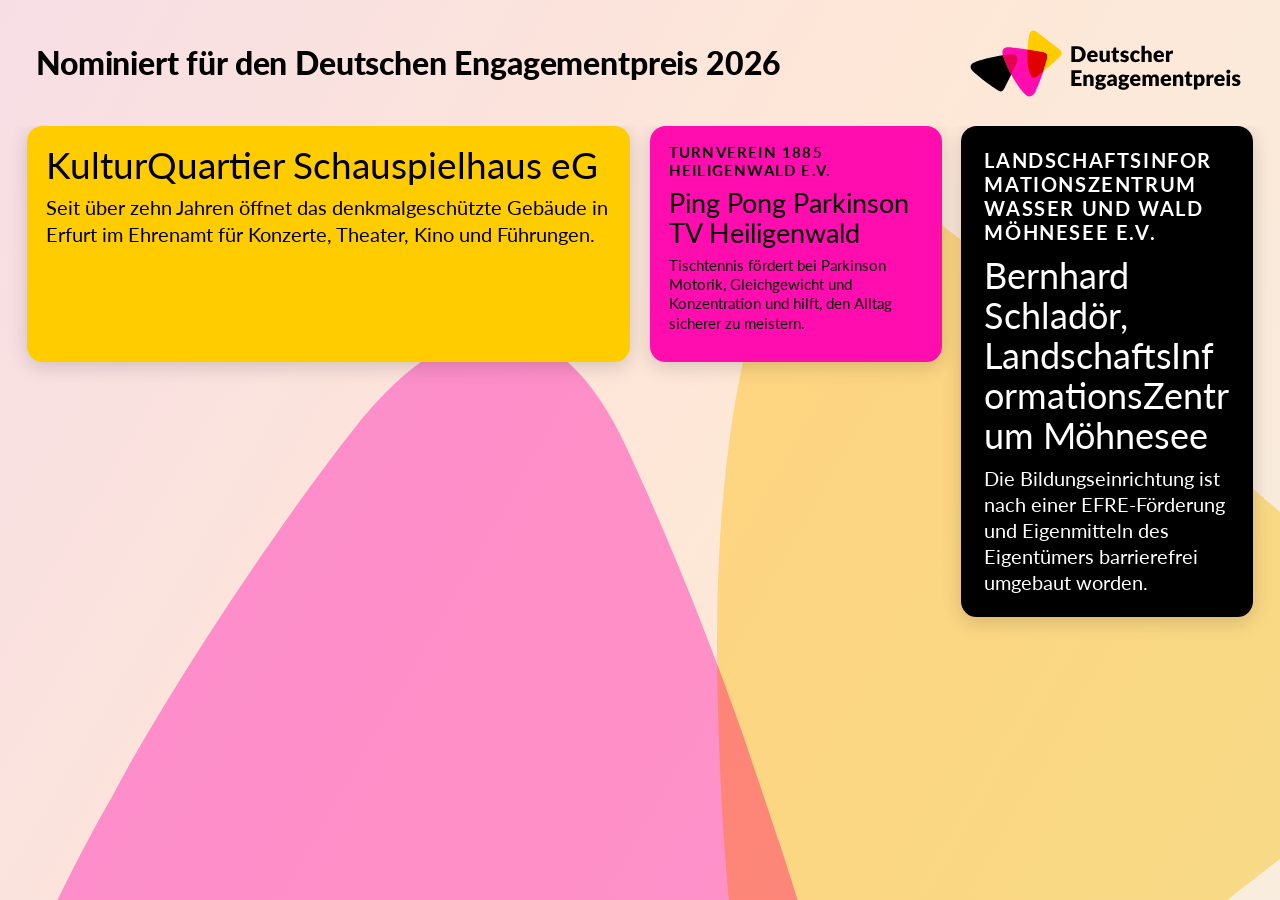
<file: index.html>
<!doctype html>
<html lang="de">
<head>
<meta charset="utf-8">
<meta name="viewport" content="width=device-width, initial-scale=1">
<title>Engagement-Wall</title>
<meta name="robots" content="noindex, nofollow">
<link rel="stylesheet" href="style.css">
</head>
<body>

<!-- Dreiecksformen (Pfade aus assets/dreieck-*.svg), Farbe per CSS (currentColor) -->
<svg width="0" height="0" style="position:absolute" aria-hidden="true">
  <defs>
    <symbol id="t-gelb" viewBox="0 0 147.32 202.67"><path fill="currentColor" d="M125.07,75.39C117.07,68.76 69.65,27.47 67.83,25.94C59.65,19.07 52.15,12.76 46.19,8.46C42.00,5.42 36.13,0.81 31.18,0.20C27.61,-0.25 24.68,0.03 22.16,1.40C19.52,2.91 16.43,6.01 14.41,9.90C3.40,31.15 -0.25,65.53 0.01,97.56C0.07,104.35 0.28,112.36 0.66,120.79C1.11,131.02 1.85,141.86 2.91,151.91C4.44,166.50 5.85,177.18 8.88,186.64C14.81,205.13 23.45,208.51 46.14,192.09C59.05,182.76 121.06,134.84 131.80,125.96C155.42,106.43 151.19,97.08 125.07,75.39Z"/></symbol>
    <symbol id="t-pink" viewBox="0 0 194.20 212.26"><path fill="currentColor" d="M166.91,193.38C158.42,194.96 134.91,198.58 109.34,202.24C105.51,202.78 45.82,210.88 32.62,212.01C6.60,214.23 -5.43,201.39 2.33,177.82C8.87,157.96 23.20,121.90 38.80,95.05C38.80,95.04 38.80,95.04 38.80,95.04C47.37,78.35 69.75,43.32 88.01,20.07C112.17,-10.67 131.79,-3.29 144.14,23.27C150.61,37.19 158.91,56.36 168.18,82.57C168.58,83.73 174.20,100.18 176.51,107.38C184.90,133.54 191.97,158.63 191.97,158.63C197.42,182.20 194.28,188.30 166.91,193.38Z"/></symbol>
    <symbol id="t-schwarz" viewBox="0 0 203.22 160.12"><path fill="currentColor" d="M167.93,159.83C159.16,159.10 149.39,157.88 139.12,156.32C100.13,150.39 53.84,139.44 27.23,130.28C-8.73,117.91 -5.77,100.26 16.97,80.89C66.98,38.30 104.90,13.45 116.04,5.97C126.71,-1.20 136.13,-5.35 146.12,14.14C154.68,30.85 163.54,48.58 175.59,73.54C175.59,73.54 175.59,73.54 175.59,73.55C184.21,91.43 193.12,110.22 200.47,126.24C206.30,138.96 205.95,163.04 167.93,159.83Z"/></symbol>
  </defs>
</svg>

<!-- Gestaltungselement: zwei grosse Dreiecke (Pink, Gelb), angeschnitten, sehr langsame Drift -->
<div class="hintergrund" aria-hidden="true">
  <div class="bg f-pink c-pink" style="left:-6vw;bottom:-52vh;width:74vw;--dx:2.5vmax;--dy:-2.5vmax;--r0:4deg;--r1:-4deg;--dur:130s"><svg><use href="#t-pink"/></svg></div>
  <div class="bg f-gelb c-gelb" style="right:-12vw;bottom:-30vh;width:56vw;--dx:-2.5vmax;--dy:2.5vmax;--r0:-5deg;--r1:5deg;--dur:95s"><svg><use href="#t-gelb"/></svg></div>
</div>

<!-- Kopfzeile: Text links (frei aenderbar oder loeschbar), Logo rechts in Originalform -->
<header class="kopf">
  <div class="zeile">Nominiert für den Deutschen Engagementpreis 2026</div>
  <img class="logo" src="assets/dep-logo.svg" alt="Deutscher Engagementpreis">
</header>

<!-- Buehne: Plaetze werden von app.js angelegt -->
<main id="buehne"></main>

<script src="data/projekte.js"></script>
<script src="app.js"></script>
</body>
</html>
</file>
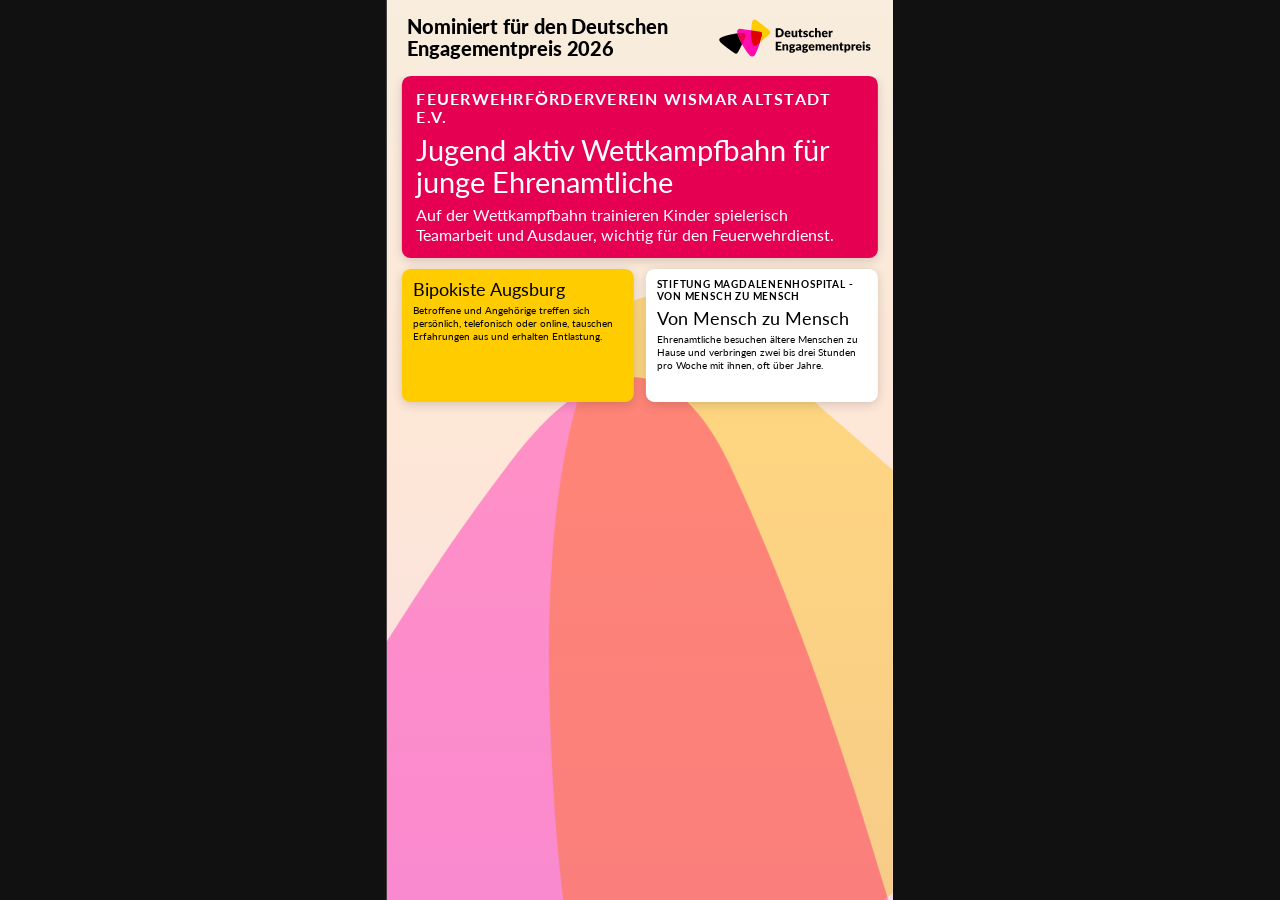
<file: hochkant.html>
<!doctype html>
<html lang="de">
<head>
<meta charset="utf-8">
<meta name="viewport" content="width=device-width, initial-scale=1">
<title>Engagement-Wall hochkant</title>
<meta name="robots" content="noindex, nofollow">
<link rel="stylesheet" href="hochkant.css">
</head>
<body>

<!-- Dreiecksformen (Pfade aus assets/dreieck-*.svg), Farbe per CSS (currentColor) -->
<svg width="0" height="0" style="position:absolute" aria-hidden="true">
  <defs>
    <symbol id="t-gelb" viewBox="0 0 147.32 202.67"><path fill="currentColor" d="M125.07,75.39C117.07,68.76 69.65,27.47 67.83,25.94C59.65,19.07 52.15,12.76 46.19,8.46C42.00,5.42 36.13,0.81 31.18,0.20C27.61,-0.25 24.68,0.03 22.16,1.40C19.52,2.91 16.43,6.01 14.41,9.90C3.40,31.15 -0.25,65.53 0.01,97.56C0.07,104.35 0.28,112.36 0.66,120.79C1.11,131.02 1.85,141.86 2.91,151.91C4.44,166.50 5.85,177.18 8.88,186.64C14.81,205.13 23.45,208.51 46.14,192.09C59.05,182.76 121.06,134.84 131.80,125.96C155.42,106.43 151.19,97.08 125.07,75.39Z"/></symbol>
    <symbol id="t-pink" viewBox="0 0 194.20 212.26"><path fill="currentColor" d="M166.91,193.38C158.42,194.96 134.91,198.58 109.34,202.24C105.51,202.78 45.82,210.88 32.62,212.01C6.60,214.23 -5.43,201.39 2.33,177.82C8.87,157.96 23.20,121.90 38.80,95.05C38.80,95.04 38.80,95.04 38.80,95.04C47.37,78.35 69.75,43.32 88.01,20.07C112.17,-10.67 131.79,-3.29 144.14,23.27C150.61,37.19 158.91,56.36 168.18,82.57C168.58,83.73 174.20,100.18 176.51,107.38C184.90,133.54 191.97,158.63 191.97,158.63C197.42,182.20 194.28,188.30 166.91,193.38Z"/></symbol>
  </defs>
</svg>

<!-- Die Wand: immer 9:16 (Zielformat 1080 x 1920), mittig im Fenster -->
<div id="wand">

  <!-- Gestaltungselement: zwei grosse Dreiecke (Pink, Gelb), angeschnitten, sehr langsame Drift -->
  <div class="hintergrund" aria-hidden="true">
    <div class="bg f-pink c-pink" style="left:-40%;bottom:-31%;width:145%;--dx:4%;--dy:-2%;--r0:4deg;--r1:-4deg;--dur:130s"><svg><use href="#t-pink"/></svg></div>
    <div class="bg f-gelb c-gelb" style="right:-42%;bottom:-18%;width:110%;--dx:-4%;--dy:2%;--r0:-5deg;--r1:5deg;--dur:95s"><svg><use href="#t-gelb"/></svg></div>
  </div>

  <!-- Kopfzeile: Text links (frei aenderbar oder loeschbar), Logo rechts in Originalform -->
  <header class="kopf">
    <div class="zeile">Nominiert für den Deutschen Engagementpreis 2026</div>
    <img class="logo" src="assets/dep-logo.svg" alt="Deutscher Engagementpreis">
  </header>

  <!-- Buehne: Plaetze werden von hochkant.js angelegt -->
  <main id="buehne"></main>

</div>

<script src="data/projekte.js"></script>
<script src="hochkant.js"></script>
</body>
</html>
</file>
<file: style.css>
/* Engagement-Wall – Stil nach DEP-Styleguide (Stand 10.2024).
   Weisser Grund, Lato, Farben laut Styleguide S. 7. Animiert werden nur transform und opacity. */
@font-face { font-family: "Lato"; font-weight: 400; font-display: block; src: url("assets/fonts/Lato-Regular.ttf") format("truetype"); }
@font-face { font-family: "Lato"; font-weight: 700; font-display: block; src: url("assets/fonts/Lato-Bold.ttf") format("truetype"); }
@font-face { font-family: "Lato"; font-weight: 900; font-display: block; src: url("assets/fonts/Lato-Black.ttf") format("truetype"); }

:root {
  --gelb: #ffcc00;
  --magenta: #e50051;
  --pink: #ff0dae;
  --rot: #e00000;
  --schwarz: #000000;
  --weiss: #ffffff;
  /* Hintergrundverlauf aus den drei hellen Toenen (Vorgabe Robin 2026-11-16) */
  --verlauf: linear-gradient(120deg, #f7dee5 0%, #fee7d7 52%, #f8edde 100%);
  --schrift: "Lato", "Segoe UI", Arial, sans-serif;
  --kopf: 14vh;       /* Hoehe der Kopfzeile mit Logo */
  --abstand: 3vmin;   /* Aussenabstand der Buehne */
  --luecke: 2.2vmin;  /* Luecke zwischen Plaetzen */
}

html, body {
  margin: 0; padding: 0; width: 100vw; height: 100vh;
  overflow: hidden; cursor: none;
  background: #fee7d7;
  color: var(--schwarz);
  font-family: var(--schrift);
}
* { cursor: none; box-sizing: border-box; }

/* ---------- Gestaltungselement: grosse Dreiecke, angeschnitten (Styleguide S. 9, Einsatz B) ---------- */
.hintergrund { position: fixed; inset: 0; overflow: hidden; z-index: 0; background: var(--verlauf); }
.bg {
  position: absolute;
  animation: drift var(--dur) ease-in-out infinite alternate;
  will-change: transform;
  opacity: .4;   /* 60 % transparent */
}
.bg svg { width: 100%; height: 100%; display: block; }
.f-gelb { aspect-ratio: 147.32 / 202.67; }
.f-pink { aspect-ratio: 194.2 / 212.26; }
.f-schwarz { aspect-ratio: 203.22 / 160.12; }
.c-gelb { color: var(--gelb); mix-blend-mode: multiply; }  /* Gelb ueber Pink ergibt Rot wie im Logo */
.c-pink { color: var(--pink); }
.c-schwarz { color: var(--schwarz); }
@keyframes drift {
  from { transform: translate(0, 0) rotate(var(--r0)); }
  to   { transform: translate(var(--dx), var(--dy)) rotate(var(--r1)); }
}

/* ---------- Kopfzeile: Logo mit Schutzraum auf ruhigem weissem Grund ---------- */
.kopf {
  position: fixed; left: 0; right: 0; top: 0; height: var(--kopf); z-index: 2;
  display: flex; align-items: center; justify-content: space-between;
  padding: 0 calc(var(--abstand) + 1vmin);
  /* deckt die Dreiecke ab, zeigt aber denselben Verlauf (fest zum Fenster, daher nahtlos) */
  background: var(--verlauf) fixed;
  background-size: 100vw 100vh;
}
.kopf .zeile { font-weight: 900; font-size: 3.6vh; line-height: 1.1; letter-spacing: -.005em; }
/* Die Logodatei enthaelt den Schutzraum bereits (Rand = Hoehe der Wortmarke); die Marke selbst ist ca. 43 % der Bildhoehe.
   Negativer Rand, damit dieser eingebaute Leerraum buendig mit dem Buehnenrand abschliesst. */
.kopf .logo { height: 17vh; width: auto; display: block; margin: 0 -4.4vh 0 0; }

/* ---------- Buehne und Raster ---------- */
#buehne {
  position: fixed; inset: var(--kopf) 0 0 0; z-index: 1;
  display: grid;
  padding: 0 var(--abstand) var(--abstand);
  gap: var(--luecke);
  overflow: hidden;
}
.platz {
  position: relative;
  min-width: 0; min-height: 0;
  container-type: size;   /* Size-Container: Masse der Kachel fuer cqmin/cqmax */
}

/* ---------- Kachel ---------- */
.kachel {
  position: absolute; inset: 0;
  border-radius: 1.75vmin;
  overflow: hidden;
  opacity: 0;
  transform: translateY(1.2vmin) scale(.97);
  box-shadow: 0 .5vmin 2.2vmin rgba(0, 0, 0, .16);
  --skala: 1;
}
.kachel.steht { opacity: 1; transform: none; }
.kachel.rein  { animation: rein 1400ms cubic-bezier(.22, .7, .25, 1) forwards; }
.kachel.raus  {
  opacity: 0;
  transform: translateY(-1.2vmin) scale(.97);
  transition: transform 1100ms ease-in-out, opacity 1100ms ease-in-out;
}
@keyframes rein {
  from { opacity: 0; transform: translateY(1.2vmin) scale(.97); }
  to   { opacity: 1; transform: none; }
}

.kachel.weiss   { background: var(--weiss);   color: var(--schwarz); }
.kachel.gelb    { background: var(--gelb);    color: var(--schwarz); }
.kachel.pink    { background: var(--pink);    color: var(--schwarz); }
.kachel.magenta { background: var(--magenta); color: var(--weiss); }
.kachel.schwarz { background: var(--schwarz); color: var(--weiss); }

.inhalt {
  position: absolute; inset: 0;
  padding: 7.5cqmin 8cqmin;
  display: flex; flex-direction: column; justify-content: flex-start;
  gap: calc(var(--skala) * 2.2cqmin);
  overflow: hidden;
  hyphens: auto; -webkit-hyphens: auto;
  overflow-wrap: anywhere;
}
.org {
  font-size: calc(var(--skala) * (2.9cqmin + .75cqmax));
  font-weight: 700; text-transform: uppercase; letter-spacing: .08em;
  line-height: 1.2;
}
.org:empty { display: none; }
.titel {
  font-size: calc(var(--skala) * (5.2cqmin + 1.4cqmax));
  font-weight: 400; line-height: 1.1;
}
.satz {
  font-size: calc(var(--skala) * (2.9cqmin + .75cqmax));  /* gleiche Groesse wie .org */
  font-weight: 400; line-height: 1.3;
}

/* Icon-Kachel: animierte Strichzeichnung statt Text */
.bild { display: none; }
.kachel.icon .inhalt { display: none; }
.kachel.icon .bild {
  display: block; position: absolute;
  left: 50%; top: 50%; transform: translate(-50%, -50%);
  width: 90cqmin; height: 90cqmin; object-fit: contain;
}

.meldung {
  position: fixed; inset: 0; z-index: 3;
  display: flex; align-items: center; justify-content: center;
  font-size: 3vmin; text-align: center; padding: 8vmin;
}
</file>
<file: hochkant.css>
/* Engagement-Wall, Variante HOCHKANT (9:16) – Stil nach DEP-Styleguide (Stand 10.2024).
   Abgeleitet von style.css. Alle Wandmasse in var(--e) = 1 % der Wandbreite (setzt hochkant.js),
   damit die Wand bei jeder Fenstergroesse gleich aussieht. Animiert werden nur transform und opacity. */
@font-face { font-family: "Lato"; font-weight: 400; font-display: block; src: url("assets/fonts/Lato-Regular.ttf") format("truetype"); }
@font-face { font-family: "Lato"; font-weight: 700; font-display: block; src: url("assets/fonts/Lato-Bold.ttf") format("truetype"); }
@font-face { font-family: "Lato"; font-weight: 900; font-display: block; src: url("assets/fonts/Lato-Black.ttf") format("truetype"); }

:root {
  --gelb: #ffcc00;
  --magenta: #e50051;
  --pink: #ff0dae;
  --rot: #e00000;
  --schwarz: #000000;
  --weiss: #ffffff;
  --creme: #f8edde;     /* Hintergrundverlauf (Vorgabe Robin, 16.11.2026) */
  --pfirsich: #fee7d7;
  --rosa: #f7dee5;
  --schrift: "Lato", "Segoe UI", Arial, sans-serif;
  --e: 10.8px;                        /* 1 % der Wandbreite; wird von hochkant.js gesetzt */
  --kopf: calc(var(--e) * 15);        /* Hoehe der Kopfzeile mit Logo */
  --abstand: calc(var(--e) * 3);      /* Aussenabstand der Buehne */
  --luecke: calc(var(--e) * 2.2);     /* Luecke zwischen Plaetzen */
}

html, body {
  margin: 0; padding: 0; width: 100vw; height: 100vh;
  overflow: hidden; cursor: none;
  background: #111;                   /* nur sichtbar, wenn das Fenster nicht 9:16 ist */
  color: var(--schwarz);
  font-family: var(--schrift);
}
* { cursor: none; box-sizing: border-box; }

/* ---------- Die Wand: immer 9:16, mittig eingepasst ---------- */
#wand {
  position: absolute; left: 50%; top: 50%;
  width: min(100vw, 100vh * 9 / 16);
  height: min(100vh, 100vw * 16 / 9);
  transform: translate(-50%, -50%);
  overflow: hidden;
  background: var(--weiss);
}

/* ---------- Gestaltungselement: grosse Dreiecke, angeschnitten (Styleguide S. 9, Einsatz B) ---------- */
/* Grund: Verlauf aus den drei Pastelltoenen (oben Creme, Mitte Pfirsich, unten Rosa) statt Weiss */
.hintergrund {
  position: absolute; inset: 0; overflow: hidden; z-index: 0;
  background: linear-gradient(180deg, var(--creme) 0%, var(--pfirsich) 50%, var(--rosa) 100%);
}
.bg {
  position: absolute;
  animation: drift var(--dur) ease-in-out infinite alternate;
  will-change: transform;
  opacity: .4;   /* 60 % transparent */
}
.bg svg { width: 100%; height: 100%; display: block; }
.f-gelb { aspect-ratio: 147.32 / 202.67; }
.f-pink { aspect-ratio: 194.2 / 212.26; }
.f-schwarz { aspect-ratio: 203.22 / 160.12; }
.c-gelb { color: var(--gelb); mix-blend-mode: multiply; }  /* Gelb ueber Pink ergibt Rot wie im Logo */
.c-pink { color: var(--pink); }
.c-schwarz { color: var(--schwarz); }
@keyframes drift {
  from { transform: translate(0, 0) rotate(var(--r0)); }
  to   { transform: translate(var(--dx), var(--dy)) rotate(var(--r1)); }
}

/* ---------- Kopfzeile: Logo mit Schutzraum auf ruhigem weissem Grund ---------- */
.kopf {
  position: absolute; left: 0; right: 0; top: 0; height: var(--kopf); z-index: 2;
  display: flex; align-items: center; justify-content: space-between; gap: calc(var(--e) * 3);
  padding: 0 calc(var(--abstand) + var(--e));
  background: transparent;   /* Verlauf laeuft unter der Kopfzeile durch */
}
.kopf .zeile { font-weight: 900; font-size: calc(var(--e) * 3.9); line-height: 1.1; letter-spacing: -.005em; }
/* Die Logodatei enthaelt den Schutzraum bereits (Rand = Hoehe der Wortmarke); die Marke selbst ist ca. 43 % der Bildhoehe.
   Negativer Rand, damit dieser eingebaute Leerraum buendig mit dem Buehnenrand abschliesst. */
.kopf .logo { height: calc(var(--e) * 17); width: auto; display: block; flex: none; margin: 0 calc(var(--e) * -4.4) 0 0; }

/* ---------- Buehne und Raster ---------- */
#buehne {
  position: absolute; inset: var(--kopf) 0 0 0; z-index: 1;
  display: grid;
  padding: 0 var(--abstand) var(--abstand);
  gap: var(--luecke);
  overflow: hidden;
}
.platz {
  position: relative;
  min-width: 0; min-height: 0;
  container-type: size;   /* Size-Container: Masse der Kachel fuer cqmin/cqmax */
}

/* ---------- Kachel ---------- */
.kachel {
  position: absolute; inset: 0;
  border-radius: calc(var(--e) * 1.75);
  overflow: hidden;
  opacity: 0;
  transform: translateY(calc(var(--e) * 1.2)) scale(.97);
  box-shadow: 0 calc(var(--e) * .5) calc(var(--e) * 2.2) rgba(0, 0, 0, .16);
  --skala: 1;
}
.kachel.steht { opacity: 1; transform: none; }
.kachel.rein  { animation: rein 1400ms cubic-bezier(.22, .7, .25, 1) forwards; }
.kachel.raus  {
  opacity: 0;
  transform: translateY(calc(var(--e) * -1.2)) scale(.97);
  transition: transform 1100ms ease-in-out, opacity 1100ms ease-in-out;
}
@keyframes rein {
  from { opacity: 0; transform: translateY(calc(var(--e) * 1.2)) scale(.97); }
  to   { opacity: 1; transform: none; }
}

.kachel.weiss   { background: var(--weiss);   color: var(--schwarz); }
.kachel.gelb    { background: var(--gelb);    color: var(--schwarz); }
.kachel.pink    { background: var(--pink);    color: var(--schwarz); }
.kachel.magenta { background: var(--magenta); color: var(--weiss); }
.kachel.schwarz { background: var(--schwarz); color: var(--weiss); }

.inhalt {
  position: absolute; inset: 0;
  padding: 7.5cqmin 8cqmin;
  display: flex; flex-direction: column; justify-content: flex-start;
  gap: calc(var(--skala) * 2.2cqmin);
  overflow: hidden;
  hyphens: auto; -webkit-hyphens: auto;
  overflow-wrap: anywhere;
  /* Kleine Schrift (Organisation, Erklaersatz): Grundgroesse ca. 25 % ueber der Quer-Variante
     und sie schrumpft beim Einpassen nur halb so stark wie der Titel. */
  --klein: calc(var(--skala) * .5 + .5);
}
.org {
  font-size: calc(var(--klein) * (3.6cqmin + .95cqmax));
  font-weight: 700; text-transform: uppercase; letter-spacing: .08em;
  line-height: 1.2;
}
.org:empty { display: none; }
.titel {
  font-size: calc(var(--skala) * (5.2cqmin + 1.4cqmax));
  font-weight: 400; line-height: 1.1;
}
.satz {
  font-size: calc(var(--klein) * (3.6cqmin + .95cqmax));  /* gleiche Groesse wie .org */
  font-weight: 400; line-height: 1.3;
}

/* Icon-Kachel: animierte Strichzeichnung statt Text */
.bild { display: none; }
.kachel.icon .inhalt { display: none; }
.kachel.icon .bild {
  display: block; position: absolute;
  left: 50%; top: 50%; transform: translate(-50%, -50%);
  width: 90cqmin; height: 90cqmin; object-fit: contain;
}

.meldung {
  position: absolute; inset: 0; z-index: 3;
  display: flex; align-items: center; justify-content: center;
  font-size: calc(var(--e) * 4); text-align: center; padding: calc(var(--e) * 8);
}
</file>
